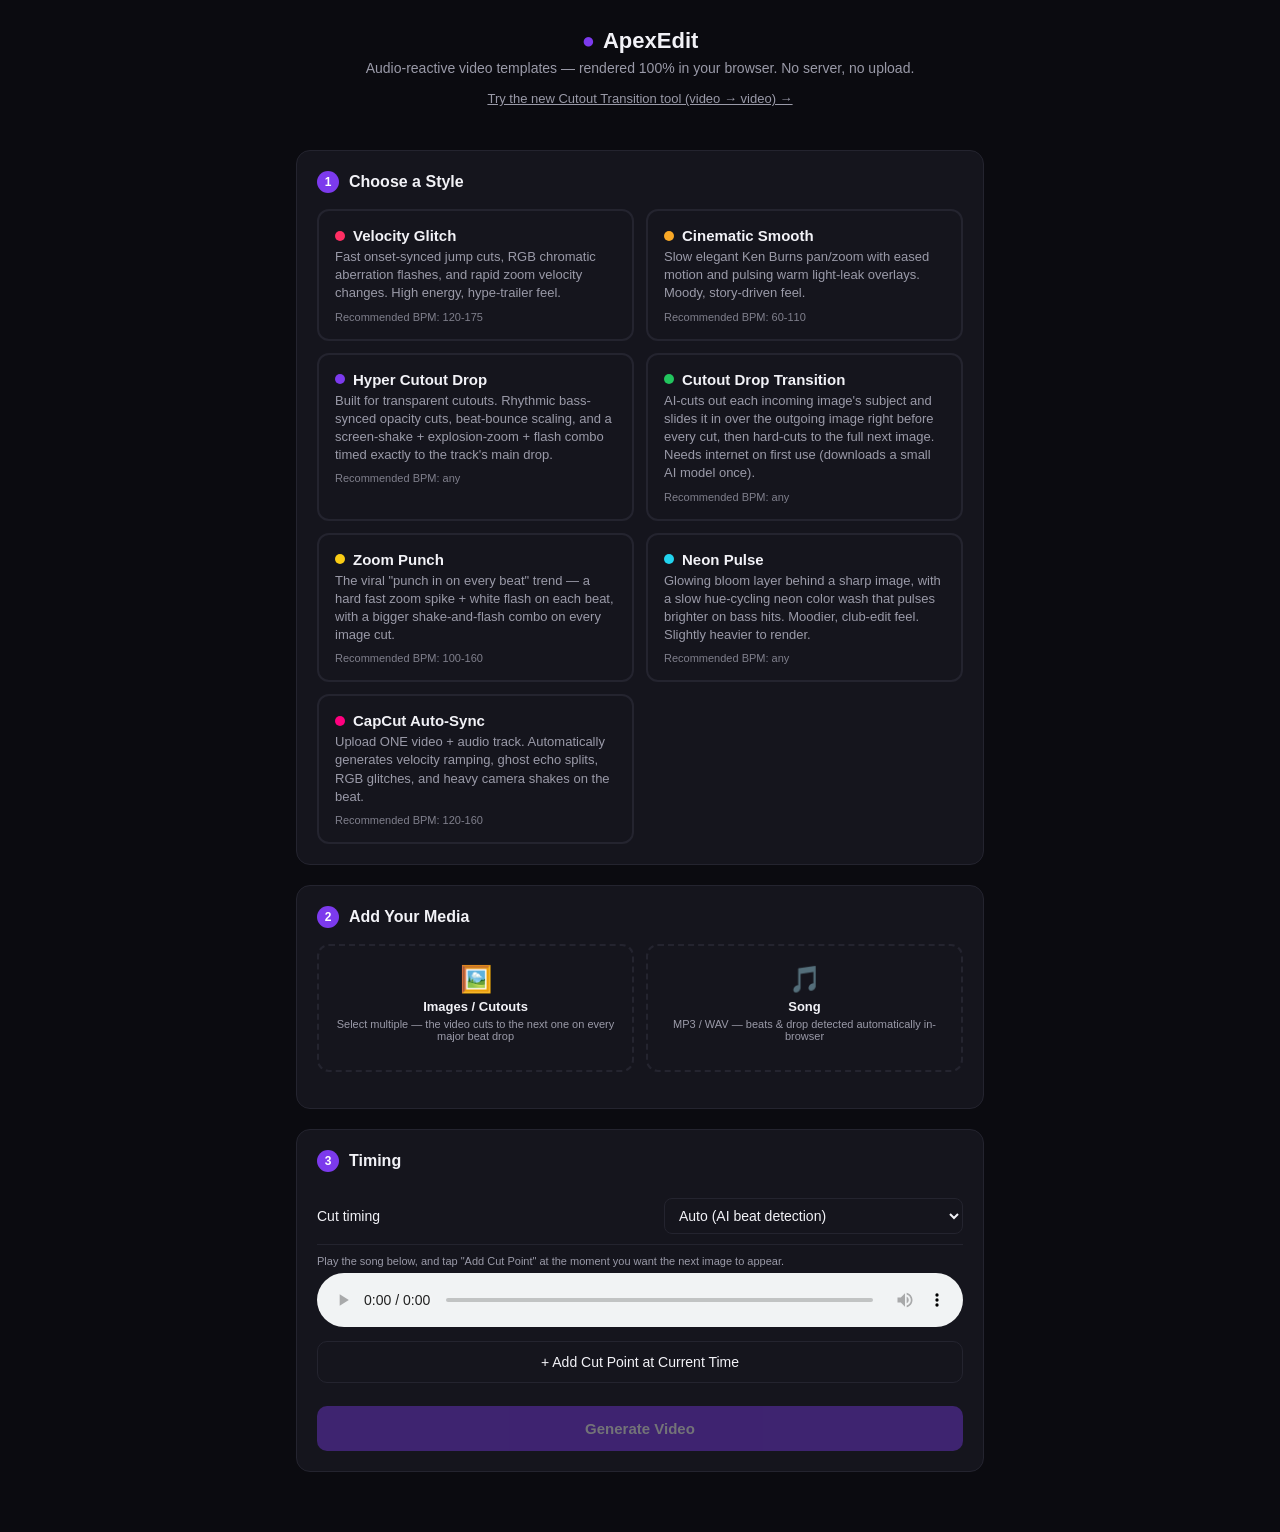
<file: index.html>
<!DOCTYPE html>
<html lang="en">
<head>
<meta charset="UTF-8" />
<meta name="viewport" content="width=device-width, initial-scale=1.0" />
<title>Apex Edit — Beat-Synced Video (100% Browser)</title>
<link rel="stylesheet" href="style.css" />
</head>
<body>

  <header class="topbar">
    <div class="brand">
      <span class="brand-mark">&#9679;</span>
      <span>Apex<strong>Edit</strong></span>
    </div>
    <p class="tagline">Audio-reactive video templates — rendered 100% in your browser. No server, no upload.</p>
    <p class="tagline"><a href="transition.html" class="back-link">Try the new Cutout Transition tool (video → video) →</a></p>
  </header>

  <main class="container">

    <!-- STEP 1: Style selection -->
    <section class="panel" id="style-panel">
      <h2><span class="step">1</span> Choose a Style</h2>
      <div id="style-grid" class="style-grid"></div>
    </section>

    <!-- STEP 2: Uploads -->
    <section class="panel" id="upload-panel">
      <h2><span class="step">2</span> Add Your Media</h2>
      <div class="upload-grid">
        <label class="dropzone" id="image-drop" for="image-input">
          <input type="file" id="image-input" accept=".png,.jpg,.jpeg,.webp" multiple hidden />
          <div class="dropzone-icon">🖼️</div>
          <div class="dropzone-title">Images / Cutouts</div>
          <div class="dropzone-sub">Select multiple — the video cuts to the next one on every major beat drop</div>
          <ul class="dropzone-filelist" id="image-filelist"></ul>
        </label>

        <label class="dropzone" id="video-drop" for="video-input" style="display:none">
          <input type="file" id="video-input" accept=".mp4,.mov,.webm,.m4v" hidden />
          <div class="dropzone-icon">🎬</div>
          <div class="dropzone-title">Video</div>
          <div class="dropzone-sub">One video clip — it gets velocity-ramped, glitched, and shaken on the beat</div>
          <div class="dropzone-filename" id="video-filename"></div>
        </label>

        <label class="dropzone" id="audio-drop" for="audio-input">
          <input type="file" id="audio-input" accept=".mp3,.wav,.m4a,.aac,.ogg" hidden />
          <div class="dropzone-icon">🎵</div>
          <div class="dropzone-title">Song</div>
          <div class="dropzone-sub">MP3 / WAV — beats &amp; drop detected automatically in-browser</div>
          <div class="dropzone-filename" id="audio-filename"></div>
        </label>
      </div>
    </section>

    <!-- STEP 3: Timing -->
    <section class="panel" id="timing-panel">
      <h2><span class="step">3</span> Timing</h2>
      <div class="settings-row">
        <label for="timing-mode-select">Cut timing</label>
        <select id="timing-mode-select">
          <option value="auto">Auto (AI beat detection)</option>
          <option value="manual">Manual — I choose when images change</option>
        </select>
      </div>

      <div id="manual-timing-ui" class="hidden">
        <p class="dropzone-sub" style="text-align:left; margin: 10px 0 6px;">
          Play the song below, and tap "Add Cut Point" at the moment you want the next image to appear.
        </p>
        <audio id="preview-audio-el" controls style="width:100%"></audio>
        <button id="add-cut-btn" class="ghost-btn" type="button" style="margin-top:10px">
          + Add Cut Point at Current Time
        </button>
        <ul class="cutpoint-list" id="cutpoint-list"></ul>
        <p class="format-note" id="cutpoint-hint"></p>
      </div>

      <div class="settings-row" id="cutout-settings" style="display:none">
        <label for="cutout-duration-input">Cutout slide-in length (sec)</label>
        <input type="number" id="cutout-duration-input" min="0.15" max="1" step="0.05" value="0.4" />
      </div>
      <div class="settings-row" id="cutout-direction-row" style="display:none">
        <label for="cutout-direction-select">Default cutout direction</label>
        <select id="cutout-direction-select"></select>
      </div>
      <p class="format-note" id="cutout-direction-note" style="display:none">
        In Manual mode, each cut point above gets its own direction picker.
        This default is only used in Auto mode.
      </p>

      <button id="generate-btn" class="primary-btn" disabled>
        Generate Video
      </button>
    </section>

    <!-- STEP 4: Progress -->
    <section class="panel hidden" id="progress-panel">
      <h2><span class="step">4</span> Rendering</h2>
      <canvas id="render-canvas" width="1080" height="1920"></canvas>
      <div class="progress-track">
        <div class="progress-fill" id="progress-fill"></div>
      </div>
      <div class="progress-label" id="progress-label">Analyzing audio…</div>
      <p class="progress-note">
        Rendering plays the song once in real time while capturing the canvas —
        keep this tab open and active until it finishes.
      </p>
    </section>

    <!-- STEP 4: Result -->
    <section class="panel hidden" id="result-panel">
      <h2>Your Video is Ready 🎬</h2>
      <video id="result-video" controls playsinline></video>
      <div class="result-actions">
        <a id="download-link" class="primary-btn" download>Download Video</a>
        <button id="restart-btn" class="ghost-btn">Create Another</button>
      </div>
      <p class="format-note" id="format-result-note">
        Converting to MP4 after recording — one extra step, first use downloads
        a ~30MB conversion engine (cached after that).
      </p>
    </section>

    <!-- Error state -->
    <section class="panel hidden error-panel" id="error-panel">
      <h2>Something Went Wrong</h2>
      <p id="error-message"></p>
      <button id="error-restart-btn" class="ghost-btn">Try Again</button>
    </section>

  </main>

  <audio id="audio-el" style="display:none" playsinline></audio>

  <script src="engine.js"></script>
  <script src="app.js"></script>
</body>
</html>
</file>
<file: style.css>
:root {
  --bg: #0b0b10;
  --panel: #15151d;
  --panel-border: #24242f;
  --text: #f2f2f7;
  --text-dim: #9a9aa8;
  --accent: #7c3aed;
  --radius: 14px;
}

* { box-sizing: border-box; }

body {
  margin: 0;
  background: var(--bg);
  color: var(--text);
  font-family: -apple-system, BlinkMacSystemFont, "Segoe UI", Roboto, sans-serif;
}

.topbar {
  padding: 28px 20px 10px;
  text-align: center;
  position: relative;
}
.settings-btn {
  position: absolute;
  top: 20px;
  right: 16px;
  width: 36px;
  height: 36px;
  border-radius: 50%;
  border: 1px solid var(--panel-border);
  background: var(--panel);
  color: var(--text);
  font-size: 16px;
  cursor: pointer;
}
.settings-panel {
  position: fixed;
  inset: 0;
  background: rgba(0, 0, 0, 0.6);
  display: flex;
  align-items: center;
  justify-content: center;
  z-index: 50;
  padding: 16px;
}
.settings-panel.hidden { display: none; }
.settings-inner {
  background: var(--panel);
  border: 1px solid var(--panel-border);
  border-radius: var(--radius);
  padding: 20px;
  width: 100%;
  max-width: 420px;
}
.settings-inner h3 { margin: 0 0 8px; font-size: 16px; }
.settings-hint {
  font-size: 12px;
  color: var(--text-dim);
  line-height: 1.5;
  margin-bottom: 14px;
}
.settings-hint code {
  background: #24242f;
  padding: 1px 5px;
  border-radius: 4px;
  font-size: 11px;
}
#api-base-input {
  width: 100%;
  padding: 12px;
  border-radius: 8px;
  border: 1px solid var(--panel-border);
  background: #0f0f14;
  color: var(--text);
  font-size: 14px;
  margin-bottom: 12px;
}
.settings-actions {
  display: flex;
  gap: 10px;
}
.settings-actions .primary-btn,
.settings-actions .ghost-btn {
  margin-top: 0;
}
.settings-current {
  margin: 14px 0 0;
  font-size: 11px;
  color: var(--text-dim);
  word-break: break-all;
}
.settings-current span { color: #22c55e; }
.brand {
  font-size: 22px;
  font-weight: 600;
  display: flex;
  align-items: center;
  justify-content: center;
  gap: 8px;
}
.brand-mark { color: var(--accent); }
.tagline {
  color: var(--text-dim);
  font-size: 14px;
  margin-top: 6px;
}

.container {
  max-width: 720px;
  margin: 0 auto;
  padding: 20px 16px 60px;
  display: flex;
  flex-direction: column;
  gap: 20px;
}

.panel {
  background: var(--panel);
  border: 1px solid var(--panel-border);
  border-radius: var(--radius);
  padding: 20px;
}
.panel.hidden { display: none; }

.panel h2 {
  font-size: 16px;
  margin: 0 0 16px;
  display: flex;
  align-items: center;
  gap: 10px;
}
.step {
  width: 22px; height: 22px;
  border-radius: 50%;
  background: var(--accent);
  color: white;
  font-size: 12px;
  display: inline-flex;
  align-items: center;
  justify-content: center;
}

/* Style selection cards */
.style-grid {
  display: grid;
  grid-template-columns: 1fr;
  gap: 12px;
}
.style-card {
  border: 2px solid var(--panel-border);
  border-radius: 12px;
  padding: 16px;
  cursor: pointer;
  transition: border-color 0.15s ease, transform 0.1s ease;
  position: relative;
}
.style-card:hover { transform: translateY(-1px); }
.style-card.selected {
  border-color: var(--card-accent, var(--accent));
  box-shadow: 0 0 0 1px var(--card-accent, var(--accent));
}
.style-card .card-title {
  font-weight: 600;
  font-size: 15px;
  margin-bottom: 4px;
  display: flex;
  align-items: center;
  gap: 8px;
}
.style-card .card-dot {
  width: 10px; height: 10px;
  border-radius: 50%;
  background: var(--card-accent, var(--accent));
  display: inline-block;
}
.style-card .card-desc {
  color: var(--text-dim);
  font-size: 13px;
  line-height: 1.4;
}
.style-card .card-bpm {
  margin-top: 8px;
  font-size: 11px;
  color: var(--text-dim);
  opacity: 0.8;
}

/* Loading skeleton */
.skeleton {
  min-height: 84px;
  background: linear-gradient(90deg, #1c1c26 25%, #23232f 37%, #1c1c26 63%);
  background-size: 400% 100%;
  animation: shimmer 1.4s ease infinite;
  border: none;
  pointer-events: none;
}
@keyframes shimmer {
  0% { background-position: 100% 50%; }
  100% { background-position: 0 50%; }
}

/* Upload dropzones */
.upload-grid {
  display: grid;
  grid-template-columns: 1fr 1fr;
  gap: 12px;
  margin-bottom: 16px;
}
.dropzone {
  border: 2px dashed var(--panel-border);
  border-radius: 12px;
  padding: 18px 10px;
  text-align: center;
  cursor: pointer;
  display: flex;
  flex-direction: column;
  align-items: center;
  gap: 4px;
  transition: border-color 0.15s ease, background 0.15s ease;
}
.dropzone:hover { border-color: var(--accent); background: #1a1a24; }
.dropzone.filled { border-color: #22c55e; }
.dropzone-icon { font-size: 26px; }
.dropzone-title { font-weight: 600; font-size: 13px; }
.dropzone-sub { font-size: 11px; color: var(--text-dim); }
.dropzone-filename {
  font-size: 11px;
  color: #22c55e;
  word-break: break-all;
  margin-top: 4px;
}

.dropzone-filelist {
  list-style: none;
  margin: 6px 0 0;
  padding: 0;
  width: 100%;
  max-height: 90px;
  overflow-y: auto;
  text-align: left;
}
.dropzone-filelist li {
  font-size: 11px;
  color: #22c55e;
  word-break: break-all;
  display: flex;
  align-items: center;
  gap: 5px;
  padding: 1px 0;
}
.dropzone-filelist li .order-badge {
  flex-shrink: 0;
  width: 15px;
  height: 15px;
  border-radius: 50%;
  background: var(--accent);
  color: white;
  font-size: 9px;
  display: inline-flex;
  align-items: center;
  justify-content: center;
}

/* Buttons */
.primary-btn {
  width: 100%;
  padding: 14px;
  border: none;
  border-radius: 10px;
  background: var(--accent);
  color: white;
  font-size: 15px;
  font-weight: 600;
  cursor: pointer;
  text-align: center;
  text-decoration: none;
  display: block;
  transition: opacity 0.15s ease, transform 0.1s ease;
}
.primary-btn:disabled {
  opacity: 0.4;
  cursor: not-allowed;
}
.primary-btn:not(:disabled):active { transform: scale(0.98); }

.ghost-btn {
  width: 100%;
  padding: 12px;
  border: 1px solid var(--panel-border);
  border-radius: 10px;
  background: transparent;
  color: var(--text);
  font-size: 14px;
  cursor: pointer;
  margin-top: 10px;
}

/* Progress */
.progress-track {
  width: 100%;
  height: 10px;
  background: #24242f;
  border-radius: 6px;
  overflow: hidden;
}
.progress-fill {
  height: 100%;
  width: 0%;
  background: linear-gradient(90deg, var(--accent), #a855f7);
  transition: width 0.3s ease;
}
.progress-label {
  margin-top: 10px;
  font-size: 13px;
  color: var(--text-dim);
}
.progress-note {
  margin-top: 14px;
  font-size: 12px;
  color: var(--text-dim);
  line-height: 1.5;
}

/* Result */
#result-video {
  width: 100%;
  max-height: 480px;
  border-radius: 10px;
  background: black;
  display: block;
  margin-bottom: 14px;
}

.error-panel { border-color: #ef4444; }
.error-panel h2 { color: #ef4444; }

@media (min-width: 560px) {
  .style-grid { grid-template-columns: 1fr 1fr; }
}

/* --- client-only additions --- */
#render-canvas {
  width: 100%;
  max-width: 260px;
  display: block;
  margin: 0 auto 16px;
  border-radius: var(--radius);
  border: 1px solid var(--panel-border);
  background: #000;
}
.format-note {
  color: var(--text-dim);
  font-size: 13px;
  text-align: center;
  margin-top: 10px;
}

/* --- cutout transition tool additions --- */
.back-link { color: var(--text-dim); font-size: 13px; text-decoration: underline; }
.settings-row {
  display: flex;
  align-items: center;
  justify-content: space-between;
  gap: 12px;
  padding: 10px 0;
  border-bottom: 1px solid var(--panel-border);
}
.settings-row label { font-size: 14px; color: var(--text); }
.settings-row input, .settings-row select {
  background: var(--panel);
  border: 1px solid var(--panel-border);
  color: var(--text);
  border-radius: 8px;
  padding: 8px 10px;
  font-size: 14px;
}

/* --- manual timing / cut points --- */
.cutpoint-list { list-style: none; padding: 0; margin: 10px 0 0; display: flex; flex-direction: column; gap: 8px; }
.cutpoint-row {
  display: flex;
  align-items: center;
  gap: 8px;
  background: var(--panel);
  border: 1px solid var(--panel-border);
  border-radius: 8px;
  padding: 8px 10px;
}
.cutpoint-time { font-variant-numeric: tabular-nums; font-size: 14px; min-width: 60px; }
.cutpoint-row select { flex: 1; background: var(--bg); border: 1px solid var(--panel-border); color: var(--text); border-radius: 6px; padding: 6px; font-size: 13px; }
.cutpoint-remove { background: none; border: none; color: #ff6b6b; font-size: 16px; cursor: pointer; padding: 2px 6px; }
</file>
